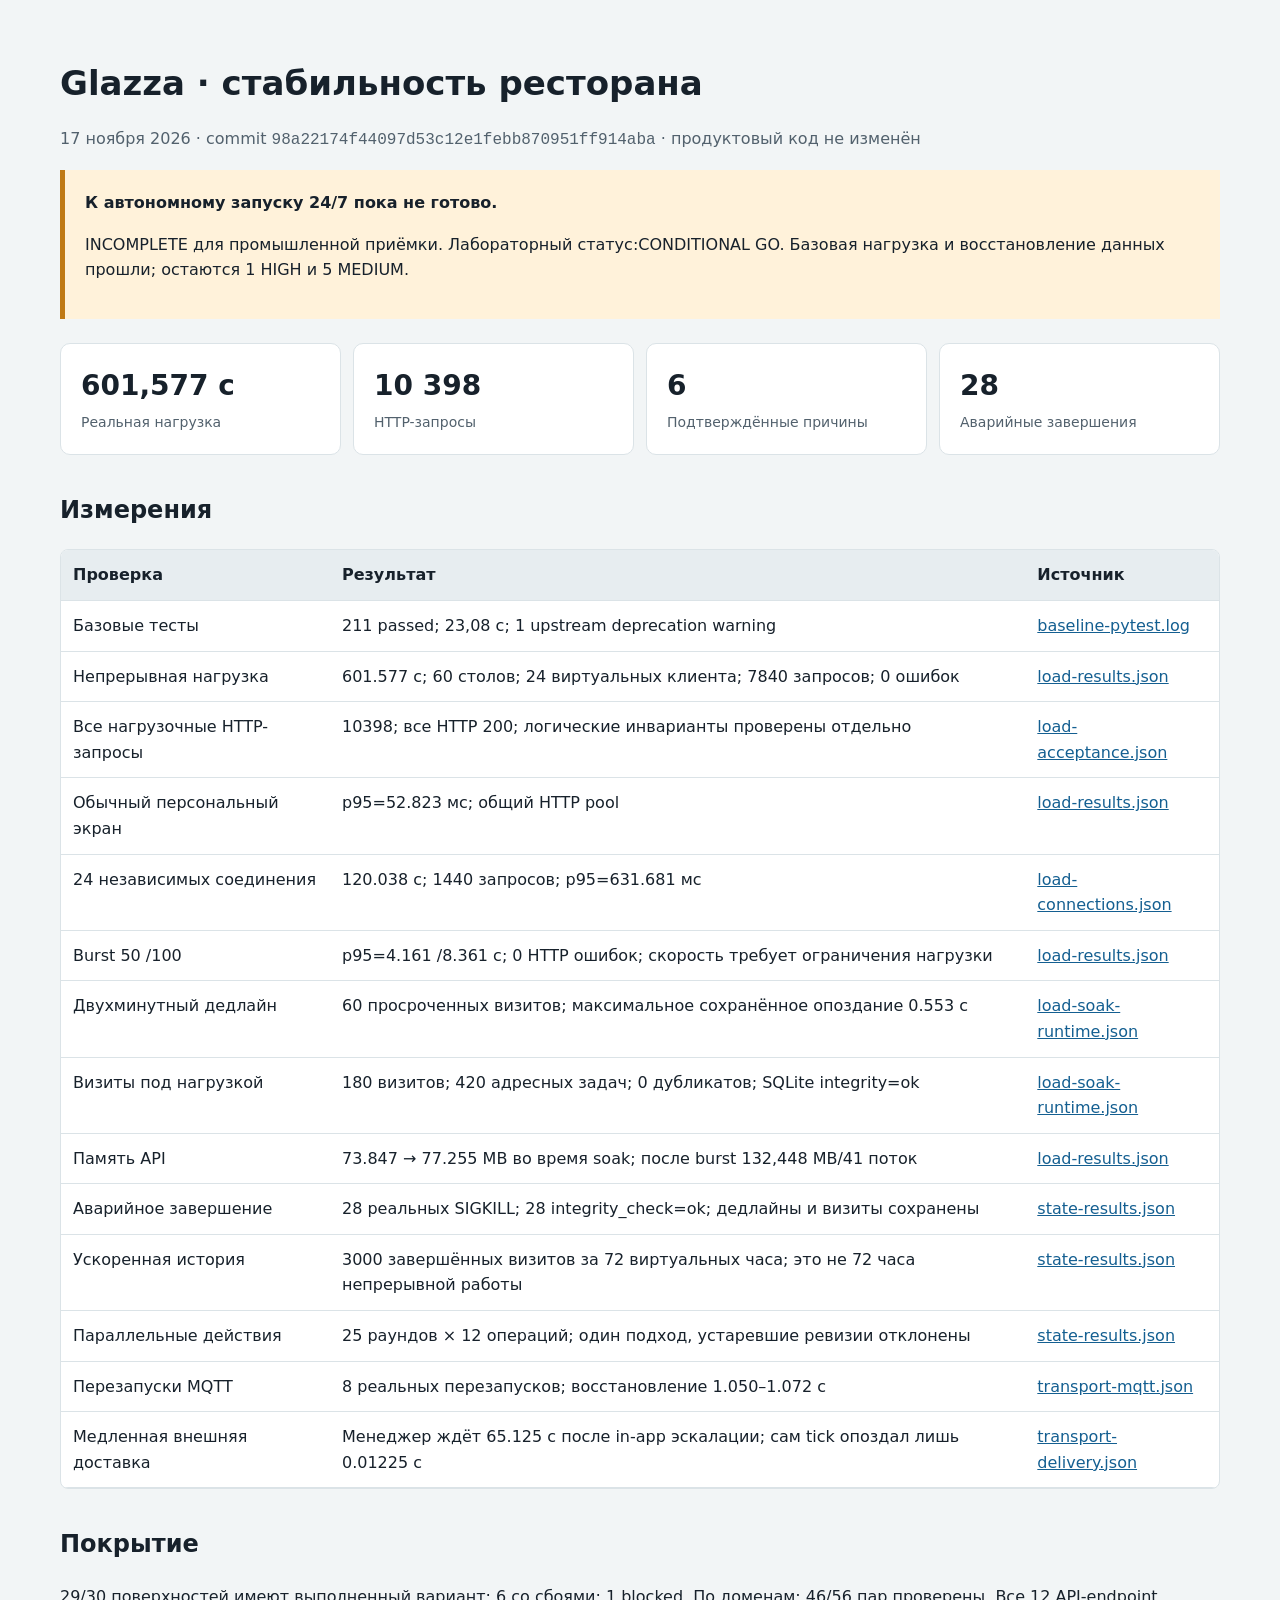
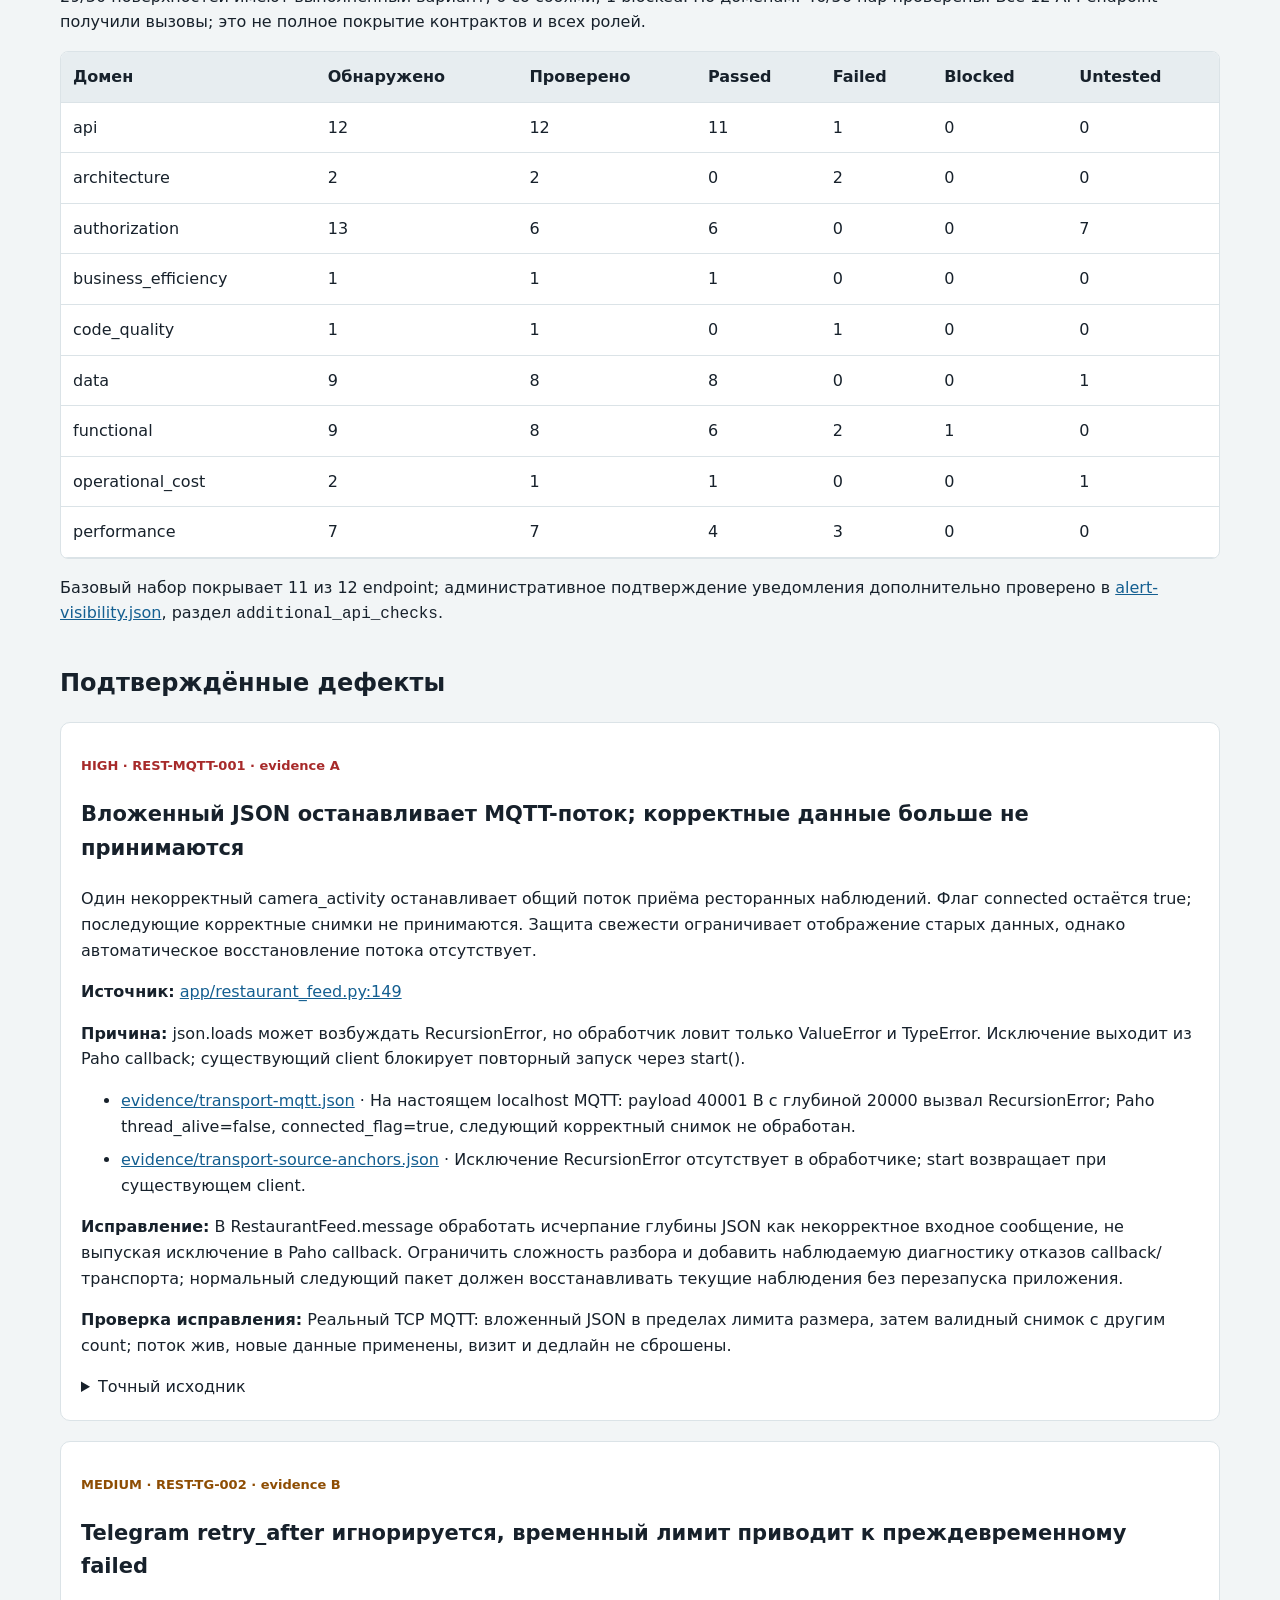
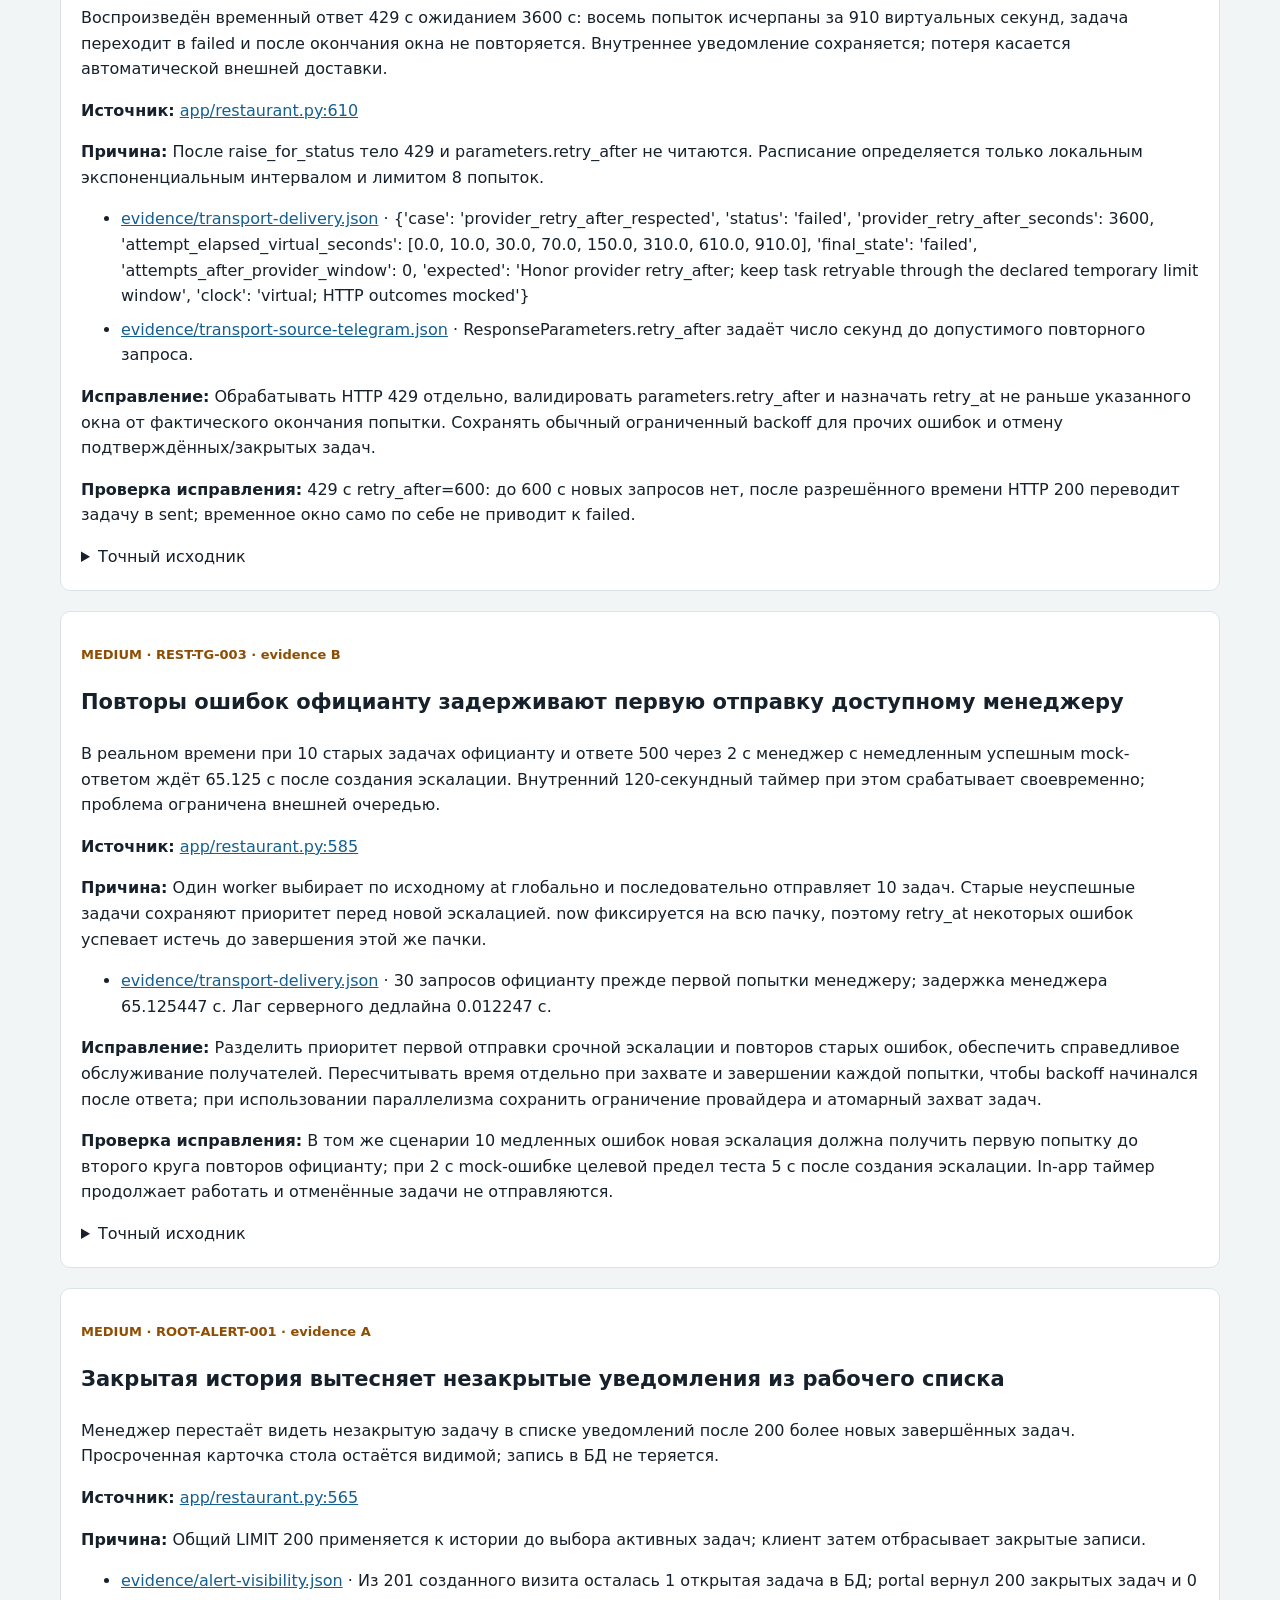
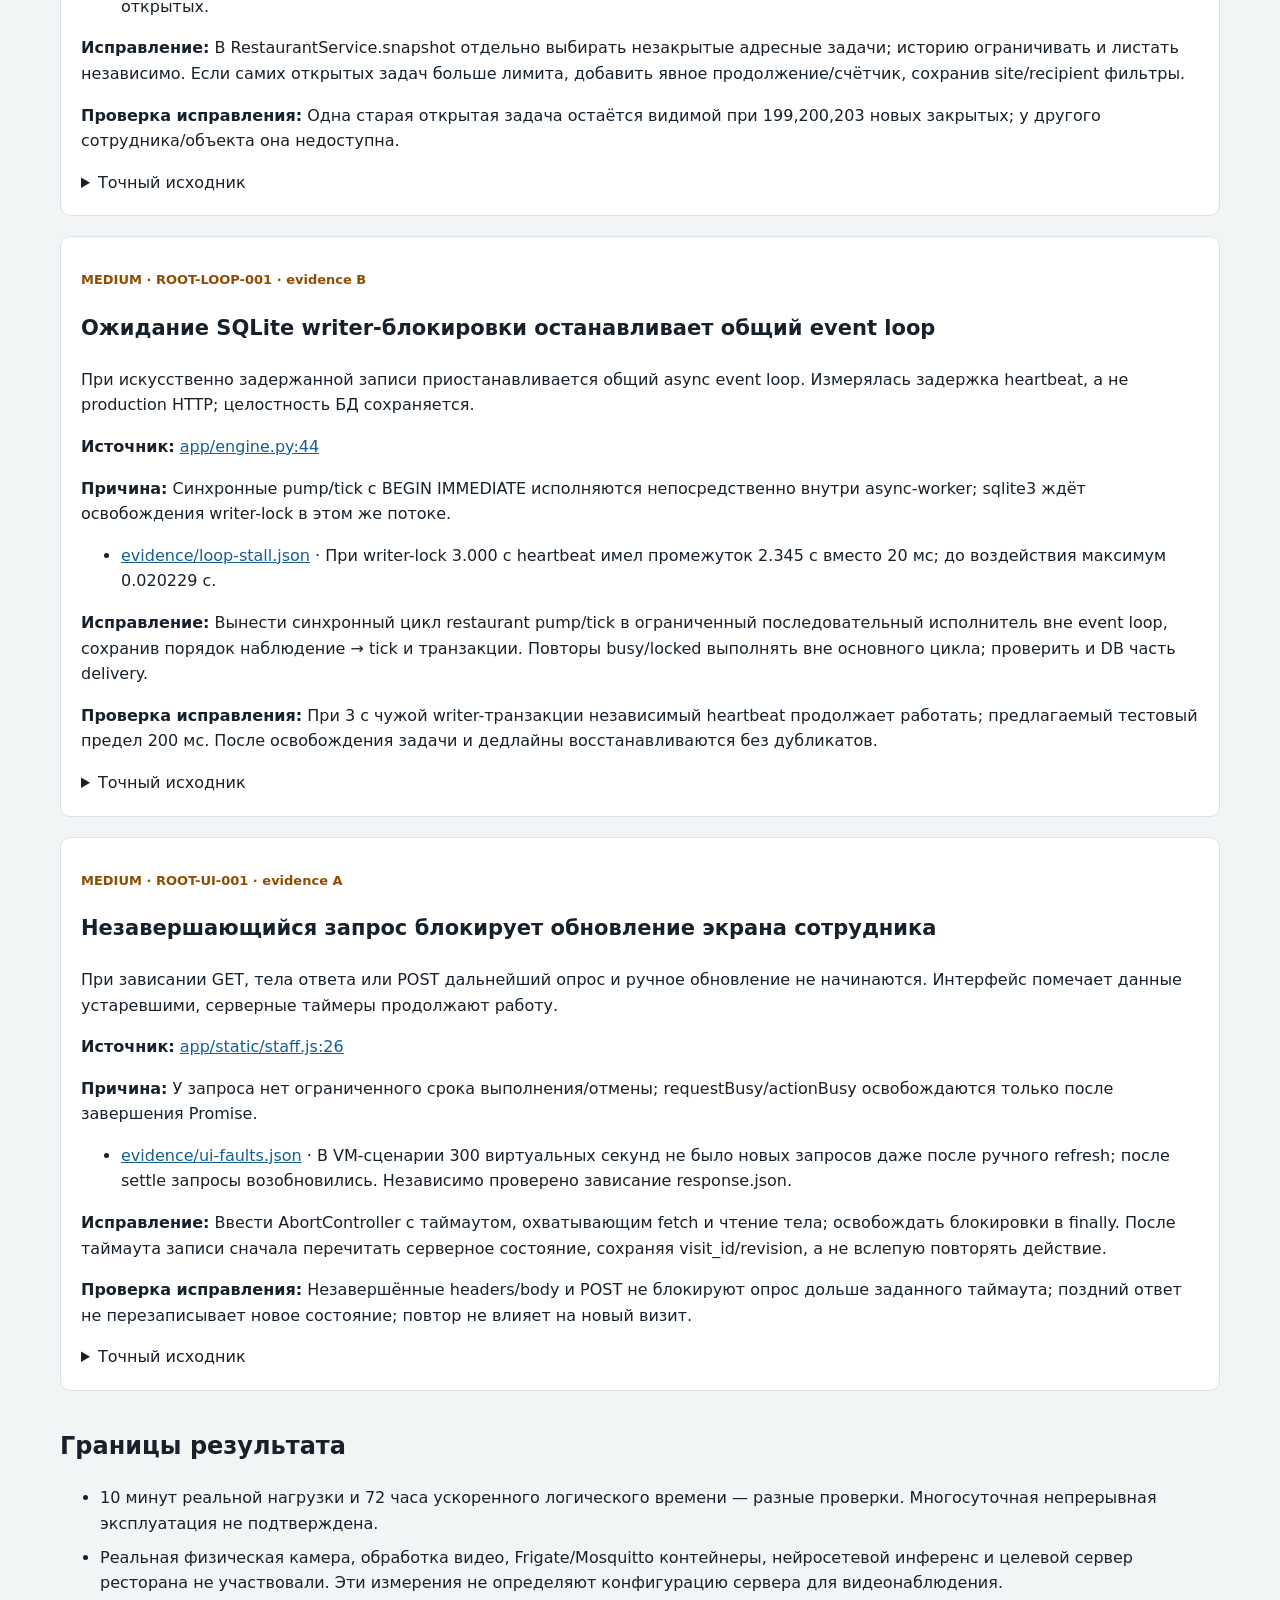
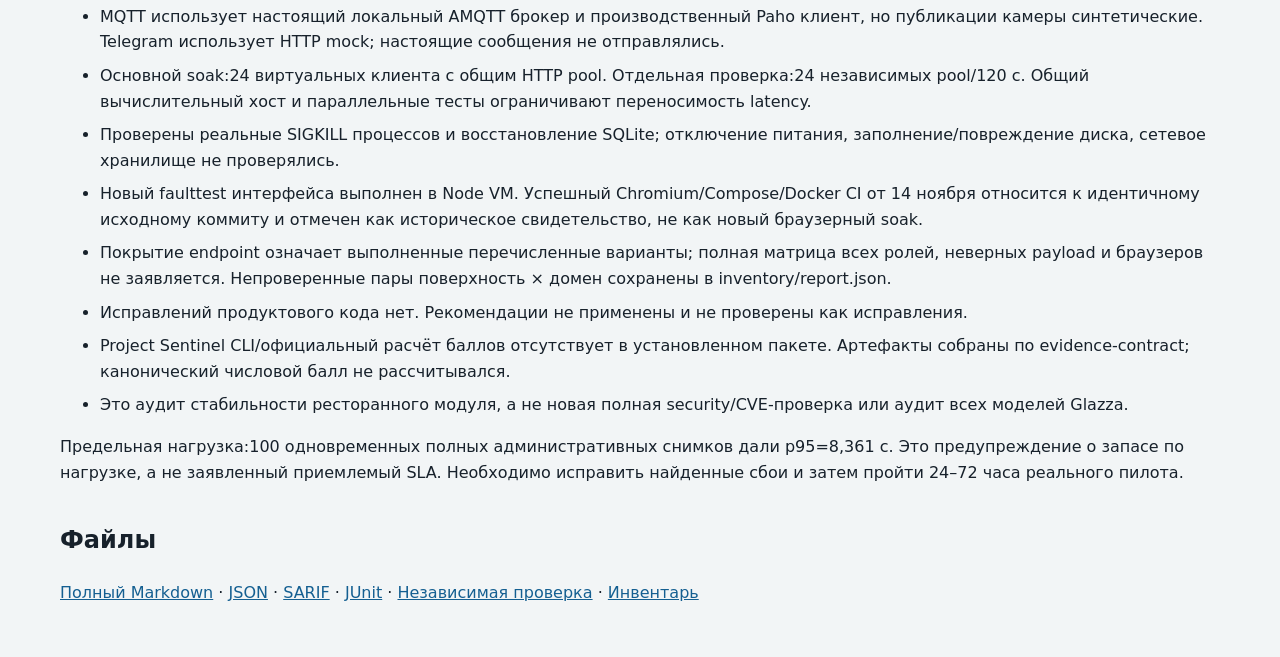
<file: docs/audits/restaurant-stability-2026-11-17/report.html>
<!doctype html><html lang="ru"><head><meta charset="utf-8"><meta name="viewport" content="width=device-width,initial-scale=1"><title>Glazza — проверка стабильности ресторана</title><style>body{font:16px/1.6 system-ui,sans-serif;color:#17212b;background:#f2f5f6;margin:0}main{max-width:1160px;margin:auto;padding:40px 24px}h1{font-size:34px;line-height:1.2}h2{margin-top:36px}h3{font-size:21px}.meta{color:#52616d}a{color:#145f91;overflow-wrap:anywhere}.verdict{background:#fff2da;border-left:5px solid #bf7914;padding:20px}.cards{display:grid;grid-template-columns:repeat(4,1fr);gap:12px;margin:24px 0}.cards div,.finding{background:white;border:1px solid #dbe3e7;padding:20px;border-radius:10px}.cards strong{display:block;font-size:28px}.cards span{font-size:14px;color:#52616d}.table-wrap{overflow-x:auto;background:white;border:1px solid #dbe3e7;border-radius:8px}table{border-collapse:collapse;width:100%}th,td{padding:12px;text-align:left;vertical-align:top;border-bottom:1px solid #dbe3e7}th{background:#e7edf0}.finding{margin:20px 0}.severity{font-weight:700;font-size:13px;color:#8e4d03}.severity.high{color:#a72a2a}pre{white-space:pre-wrap;overflow-wrap:anywhere;background:#f0f4f6;padding:16px;font-size:13px}li{margin:8px 0}details summary{cursor:pointer}@media(max-width:700px){.cards{grid-template-columns:repeat(2,1fr)}main{padding:24px 14px}h1{font-size:28px}}</style></head><body><main><h1>Glazza · стабильность ресторана</h1><p class="meta">17 ноября 2026 · commit <code>98a22174f44097d53c12e1febb870951ff914aba</code> · продуктовый код не изменён</p><div class="verdict"><strong>К автономному запуску 24/7 пока не готово.</strong><p>INCOMPLETE для промышленной приёмки. Лабораторный статус:CONDITIONAL GO. Базовая нагрузка и восстановление данных прошли; остаются 1 HIGH и 5 MEDIUM.</p></div><div class="cards"><div><strong>601,577 с</strong><span>Реальная нагрузка</span></div><div><strong>10 398</strong><span>HTTP-запросы</span></div><div><strong>6</strong><span>Подтверждённые причины</span></div><div><strong>28</strong><span>Аварийные завершения</span></div></div><h2>Измерения</h2><div class="table-wrap"><table><thead><tr><th>Проверка</th><th>Результат</th><th>Источник</th></tr></thead><tbody><tr><td>Базовые тесты</td><td>211 passed; 23,08 с; 1 upstream deprecation warning</td><td><a href="evidence/baseline-pytest.log">baseline-pytest.log</a></td></tr><tr><td>Непрерывная нагрузка</td><td>601.577 с; 60 столов; 24 виртуальных клиента; 7840 запросов; 0 ошибок</td><td><a href="evidence/load-results.json">load-results.json</a></td></tr><tr><td>Все нагрузочные HTTP-запросы</td><td>10398; все HTTP 200; логические инварианты проверены отдельно</td><td><a href="evidence/load-acceptance.json">load-acceptance.json</a></td></tr><tr><td>Обычный персональный экран</td><td>p95=52.823 мс; общий HTTP pool</td><td><a href="evidence/load-results.json">load-results.json</a></td></tr><tr><td>24 независимых соединения</td><td>120.038 с; 1440 запросов; p95=631.681 мс</td><td><a href="evidence/load-connections.json">load-connections.json</a></td></tr><tr><td>Burst 50 /100</td><td>p95=4.161 /8.361 с; 0 HTTP ошибок; скорость требует ограничения нагрузки</td><td><a href="evidence/load-results.json">load-results.json</a></td></tr><tr><td>Двухминутный дедлайн</td><td>60 просроченных визитов; максимальное сохранённое опоздание 0.553 с</td><td><a href="evidence/load-soak-runtime.json">load-soak-runtime.json</a></td></tr><tr><td>Визиты под нагрузкой</td><td>180 визитов; 420 адресных задач; 0 дубликатов; SQLite integrity=ok</td><td><a href="evidence/load-soak-runtime.json">load-soak-runtime.json</a></td></tr><tr><td>Память API</td><td>73.847 → 77.255 MB во время soak; после burst 132,448 MB/41 поток</td><td><a href="evidence/load-results.json">load-results.json</a></td></tr><tr><td>Аварийное завершение</td><td>28 реальных SIGKILL; 28 integrity_check=ok; дедлайны и визиты сохранены</td><td><a href="evidence/state-results.json">state-results.json</a></td></tr><tr><td>Ускоренная история</td><td>3000 завершённых визитов за 72 виртуальных часа; это не 72 часа непрерывной работы</td><td><a href="evidence/state-results.json">state-results.json</a></td></tr><tr><td>Параллельные действия</td><td>25 раундов × 12 операций; один подход, устаревшие ревизии отклонены</td><td><a href="evidence/state-results.json">state-results.json</a></td></tr><tr><td>Перезапуски MQTT</td><td>8 реальных перезапусков; восстановление 1.050–1.072 с</td><td><a href="evidence/transport-mqtt.json">transport-mqtt.json</a></td></tr><tr><td>Медленная внешняя доставка</td><td>Менеджер ждёт 65.125 с после in-app эскалации; сам tick опоздал лишь 0.01225 с</td><td><a href="evidence/transport-delivery.json">transport-delivery.json</a></td></tr></tbody></table></div><h2>Покрытие</h2><p>29/30 поверхностей имеют выполненный вариант; 6 со сбоями; 1 blocked. По доменам: 46/56 пар проверены. Все 12 API-endpoint получили вызовы; это не полное покрытие контрактов и всех ролей.</p><div class="table-wrap"><table><thead><tr><th>Домен</th><th>Обнаружено</th><th>Проверено</th><th>Passed</th><th>Failed</th><th>Blocked</th><th>Untested</th></tr></thead><tbody><tr><td>api</td><td>12</td><td>12</td><td>11</td><td>1</td><td>0</td><td>0</td></tr><tr><td>architecture</td><td>2</td><td>2</td><td>0</td><td>2</td><td>0</td><td>0</td></tr><tr><td>authorization</td><td>13</td><td>6</td><td>6</td><td>0</td><td>0</td><td>7</td></tr><tr><td>business_efficiency</td><td>1</td><td>1</td><td>1</td><td>0</td><td>0</td><td>0</td></tr><tr><td>code_quality</td><td>1</td><td>1</td><td>0</td><td>1</td><td>0</td><td>0</td></tr><tr><td>data</td><td>9</td><td>8</td><td>8</td><td>0</td><td>0</td><td>1</td></tr><tr><td>functional</td><td>9</td><td>8</td><td>6</td><td>2</td><td>1</td><td>0</td></tr><tr><td>operational_cost</td><td>2</td><td>1</td><td>1</td><td>0</td><td>0</td><td>1</td></tr><tr><td>performance</td><td>7</td><td>7</td><td>4</td><td>3</td><td>0</td><td>0</td></tr></tbody></table></div><p>Базовый набор покрывает 11 из 12 endpoint; административное подтверждение уведомления дополнительно проверено в <a href="evidence/alert-visibility.json">alert-visibility.json</a>, раздел <code>additional_api_checks</code>.</p><h2>Подтверждённые дефекты</h2><article class="finding"><p class="severity high">HIGH · REST-MQTT-001 · evidence A</p><h3>Вложенный JSON останавливает MQTT-поток; корректные данные больше не принимаются</h3><p>Один некорректный camera_activity останавливает общий поток приёма ресторанных наблюдений. Флаг connected остаётся true; последующие корректные снимки не принимаются. Защита свежести ограничивает отображение старых данных, однако автоматическое восстановление потока отсутствует.</p><p><strong>Источник:</strong> <a href="https://github.com/adilusrr-gif/Glazza/blob/98a22174f44097d53c12e1febb870951ff914aba/app/restaurant_feed.py#L149">app/restaurant_feed.py:149</a></p><p><strong>Причина:</strong> json.loads может возбуждать RecursionError, но обработчик ловит только ValueError и TypeError. Исключение выходит из Paho callback; существующий client блокирует повторный запуск через start().</p><ul><li><a href="evidence/transport-mqtt.json">evidence/transport-mqtt.json</a> · На настоящем localhost MQTT: payload 40001 B с глубиной 20000 вызвал RecursionError; Paho thread_alive=false, connected_flag=true, следующий корректный снимок не обработан.</li><li><a href="evidence/transport-source-anchors.json">evidence/transport-source-anchors.json</a> · Исключение RecursionError отсутствует в обработчике; start возвращает при существующем client.</li></ul><p><strong>Исправление:</strong> В RestaurantFeed.message обработать исчерпание глубины JSON как некорректное входное сообщение, не выпуская исключение в Paho callback. Ограничить сложность разбора и добавить наблюдаемую диагностику отказов callback/транспорта; нормальный следующий пакет должен восстанавливать текущие наблюдения без перезапуска приложения.</p><p><strong>Проверка исправления:</strong> Реальный TCP MQTT: вложенный JSON в пределах лимита размера, затем валидный снимок с другим count; поток жив, новые данные применены, визит и дедлайн не сброшены.</p><details><summary>Точный исходник</summary><pre>            try:
                cameras = json.loads(value)
            except (ValueError, TypeError):
                return</pre></details></article><article class="finding"><p class="severity medium">MEDIUM · REST-TG-002 · evidence B</p><h3>Telegram retry_after игнорируется, временный лимит приводит к преждевременному failed</h3><p>Воспроизведён временный ответ 429 с ожиданием 3600 с: восемь попыток исчерпаны за 910 виртуальных секунд, задача переходит в failed и после окончания окна не повторяется. Внутреннее уведомление сохраняется; потеря касается автоматической внешней доставки.</p><p><strong>Источник:</strong> <a href="https://github.com/adilusrr-gif/Glazza/blob/98a22174f44097d53c12e1febb870951ff914aba/app/restaurant.py#L610">app/restaurant.py:610</a></p><p><strong>Причина:</strong> После raise_for_status тело 429 и parameters.retry_after не читаются. Расписание определяется только локальным экспоненциальным интервалом и лимитом 8 попыток.</p><ul><li><a href="evidence/transport-delivery.json">evidence/transport-delivery.json</a> · {&#x27;case&#x27;: &#x27;provider_retry_after_respected&#x27;, &#x27;status&#x27;: &#x27;failed&#x27;, &#x27;provider_retry_after_seconds&#x27;: 3600, &#x27;attempt_elapsed_virtual_seconds&#x27;: [0.0, 10.0, 30.0, 70.0, 150.0, 310.0, 610.0, 910.0], &#x27;final_state&#x27;: &#x27;failed&#x27;, &#x27;attempts_after_provider_window&#x27;: 0, &#x27;expected&#x27;: &#x27;Honor provider retry_after; keep task retryable through the declared temporary limit window&#x27;, &#x27;clock&#x27;: &#x27;virtual; HTTP outcomes mocked&#x27;}</li><li><a href="evidence/transport-source-telegram.json">evidence/transport-source-telegram.json</a> · ResponseParameters.retry_after задаёт число секунд до допустимого повторного запроса.</li></ul><p><strong>Исправление:</strong> Обрабатывать HTTP 429 отдельно, валидировать parameters.retry_after и назначать retry_at не раньше указанного окна от фактического окончания попытки. Сохранять обычный ограниченный backoff для прочих ошибок и отмену подтверждённых/закрытых задач.</p><p><strong>Проверка исправления:</strong> 429 с retry_after=600: до 600 с новых запросов нет, после разрешённого времени HTTP 200 переводит задачу в sent; временное окно само по себе не приводит к failed.</p><details><summary>Точный исходник</summary><pre>                response = await client.post(&#x27;https://api.telegram.org/bot&#x27; + self.settings.telegram_bot_token + &#x27;/sendMessage&#x27;,
                                             json={&#x27;chat_id&#x27;: alert[&#x27;telegram_chat_id&#x27;], &#x27;text&#x27;: alert[&#x27;message&#x27;]}, timeout=10)
                response.raise_for_status()
                if response.json().get(&#x27;ok&#x27;) is not True:
                    raise ValueError(&#x27;Delivery rejected&#x27;)
            except (httpx.HTTPError, ValueError, TypeError, AttributeError):
                error = &#x27;Не удалось доставить сообщение. Проверьте бота и chat ID.&#x27;
            with self.store.connect() as db:
                db.execute(&#x27;BEGIN IMMEDIATE&#x27;)
                if error:
                    attempts = alert[&#x27;delivery_attempts&#x27;] + 1
                    db.execute(&quot;UPDATE restaurant_alerts SET delivery_state=?,retry_at=?,delivery_error=? WHERE id=? AND delivery_state=&#x27;sending&#x27;&quot;,
                               (&#x27;failed&#x27; if attempts &gt;= 8 else &#x27;pending&#x27;, now + min(300, 5 * 2 ** attempts), error, alert[&#x27;id&#x27;]))</pre></details></article><article class="finding"><p class="severity medium">MEDIUM · REST-TG-003 · evidence B</p><h3>Повторы ошибок официанту задерживают первую отправку доступному менеджеру</h3><p>В реальном времени при 10 старых задачах официанту и ответе 500 через 2 с менеджер с немедленным успешным mock-ответом ждёт 65.125 с после создания эскалации. Внутренний 120-секундный таймер при этом срабатывает своевременно; проблема ограничена внешней очередью.</p><p><strong>Источник:</strong> <a href="https://github.com/adilusrr-gif/Glazza/blob/98a22174f44097d53c12e1febb870951ff914aba/app/restaurant.py#L585">app/restaurant.py:585</a></p><p><strong>Причина:</strong> Один worker выбирает по исходному at глобально и последовательно отправляет 10 задач. Старые неуспешные задачи сохраняют приоритет перед новой эскалацией. now фиксируется на всю пачку, поэтому retry_at некоторых ошибок успевает истечь до завершения этой же пачки.</p><ul><li><a href="evidence/transport-delivery.json">evidence/transport-delivery.json</a> · 30 запросов официанту прежде первой попытки менеджеру; задержка менеджера 65.125447 с. Лаг серверного дедлайна 0.012247 с.</li></ul><p><strong>Исправление:</strong> Разделить приоритет первой отправки срочной эскалации и повторов старых ошибок, обеспечить справедливое обслуживание получателей. Пересчитывать время отдельно при захвате и завершении каждой попытки, чтобы backoff начинался после ответа; при использовании параллелизма сохранить ограничение провайдера и атомарный захват задач.</p><p><strong>Проверка исправления:</strong> В том же сценарии 10 медленных ошибок новая эскалация должна получить первую попытку до второго круга повторов официанту; при 2 с mock-ошибке целевой предел теста 5 с после создания эскалации. In-app таймер продолжает работать и отменённые задачи не отправляются.</p><details><summary>Точный исходник</summary><pre>        now = _at(now)
        for _ in range(10):
            with self.store.connect() as db:
                db.execute(&#x27;BEGIN IMMEDIATE&#x27;)
                row = db.execute(&#x27;&#x27;&#x27;SELECT a.*,s.telegram_chat_id,s.enabled AS recipient_enabled,s.site_id AS recipient_site
                    FROM restaurant_alerts a LEFT JOIN restaurant_staff s ON s.id=a.recipient_id
                    WHERE a.ack_at IS NULL AND a.resolved_at IS NULL AND
                    ((a.delivery_state=&#x27;pending&#x27; AND a.delivery_attempts&lt;8 AND a.retry_at&lt;=?) OR
                     (a.delivery_state=&#x27;sending&#x27; AND a.delivery_started&lt;?))
                    ORDER BY a.at LIMIT 1&#x27;&#x27;&#x27;, (now, now - 60)).fetchone()</pre></details></article><article class="finding"><p class="severity medium">MEDIUM · ROOT-ALERT-001 · evidence A</p><h3>Закрытая история вытесняет незакрытые уведомления из рабочего списка</h3><p>Менеджер перестаёт видеть незакрытую задачу в списке уведомлений после 200 более новых завершённых задач. Просроченная карточка стола остаётся видимой; запись в БД не теряется.</p><p><strong>Источник:</strong> <a href="https://github.com/adilusrr-gif/Glazza/blob/98a22174f44097d53c12e1febb870951ff914aba/app/restaurant.py#L565">app/restaurant.py:565</a></p><p><strong>Причина:</strong> Общий LIMIT 200 применяется к истории до выбора активных задач; клиент затем отбрасывает закрытые записи.</p><ul><li><a href="evidence/alert-visibility.json">evidence/alert-visibility.json</a> · Из 201 созданного визита осталась 1 открытая задача в БД; portal вернул 200 закрытых задач и 0 открытых.</li></ul><p><strong>Исправление:</strong> В RestaurantService.snapshot отдельно выбирать незакрытые адресные задачи; историю ограничивать и листать независимо. Если самих открытых задач больше лимита, добавить явное продолжение/счётчик, сохранив site/recipient фильтры.</p><p><strong>Проверка исправления:</strong> Одна старая открытая задача остаётся видимой при 199,200,203 новых закрытых; у другого сотрудника/объекта она недоступна.</p><details><summary>Точный исходник</summary><pre>            clause, params = (&#x27; WHERE site_id=?&#x27;, [site_id]) if site_id else (&#x27;&#x27;, [])
            if staff:
                clause += &#x27; AND recipient_id=?&#x27;
                params.append(staff[&#x27;id&#x27;])
            alerts = [dict(a) for a in db.execute(&#x27;SELECT * FROM restaurant_alerts&#x27; + clause + &#x27; ORDER BY at DESC,id DESC LIMIT 200&#x27;, params)]</pre></details></article><article class="finding"><p class="severity medium">MEDIUM · ROOT-LOOP-001 · evidence B</p><h3>Ожидание SQLite writer-блокировки останавливает общий event loop</h3><p>При искусственно задержанной записи приостанавливается общий async event loop. Измерялась задержка heartbeat, а не production HTTP; целостность БД сохраняется.</p><p><strong>Источник:</strong> <a href="https://github.com/adilusrr-gif/Glazza/blob/98a22174f44097d53c12e1febb870951ff914aba/app/engine.py#L44">app/engine.py:44</a></p><p><strong>Причина:</strong> Синхронные pump/tick с BEGIN IMMEDIATE исполняются непосредственно внутри async-worker; sqlite3 ждёт освобождения writer-lock в этом же потоке.</p><ul><li><a href="evidence/loop-stall.json">evidence/loop-stall.json</a> · При writer-lock 3.000 с heartbeat имел промежуток 2.345 с вместо 20 мс; до воздействия максимум 0.020229 с.</li></ul><p><strong>Исправление:</strong> Вынести синхронный цикл restaurant pump/tick в ограниченный последовательный исполнитель вне event loop, сохранив порядок наблюдение → tick и транзакции. Повторы busy/locked выполнять вне основного цикла; проверить и DB часть delivery.</p><p><strong>Проверка исправления:</strong> При 3 с чужой writer-транзакции независимый heartbeat продолжает работать; предлагаемый тестовый предел 200 мс. После освобождения задачи и дедлайны восстанавливаются без дубликатов.</p><details><summary>Точный исходник</summary><pre>    async def restaurant_work(self):
        while True:
            if not self.settings.demo:
                now = time.time()
                self.restaurant_feed.pump(self.restaurant, self.camera_signal, now=now)
                self.restaurant.tick(now=now)
            await asyncio.sleep(1)</pre></details></article><article class="finding"><p class="severity medium">MEDIUM · ROOT-UI-001 · evidence A</p><h3>Незавершающийся запрос блокирует обновление экрана сотрудника</h3><p>При зависании GET, тела ответа или POST дальнейший опрос и ручное обновление не начинаются. Интерфейс помечает данные устаревшими, серверные таймеры продолжают работу.</p><p><strong>Источник:</strong> <a href="https://github.com/adilusrr-gif/Glazza/blob/98a22174f44097d53c12e1febb870951ff914aba/app/static/staff.js#L26">app/static/staff.js:26</a></p><p><strong>Причина:</strong> У запроса нет ограниченного срока выполнения/отмены; requestBusy/actionBusy освобождаются только после завершения Promise.</p><ul><li><a href="evidence/ui-faults.json">evidence/ui-faults.json</a> · В VM-сценарии 300 виртуальных секунд не было новых запросов даже после ручного refresh; после settle запросы возобновились. Независимо проверено зависание response.json.</li></ul><p><strong>Исправление:</strong> Ввести AbortController с таймаутом, охватывающим fetch и чтение тела; освобождать блокировки в finally. После таймаута записи сначала перечитать серверное состояние, сохраняя visit_id/revision, а не вслепую повторять действие.</p><p><strong>Проверка исправления:</strong> Незавершённые headers/body и POST не блокируют опрос дольше заданного таймаута; поздний ответ не перезаписывает новое состояние; повтор не влияет на новый визит.</p><details><summary>Точный исходник</summary><pre>  async function request(path=&#x27;&#x27;,options={}) {
    const response=await fetch(&#x27;/api/restaurant/portal&#x27;+path,{...options,credentials:&#x27;omit&#x27;,cache:&#x27;no-store&#x27;,headers:{Authorization:&#x27;Bearer &#x27;+token,...(options.body?{&#x27;Content-Type&#x27;:&#x27;application/json&#x27;}:{}),...(options.headers || {})}});
    let result;
    try { result=await response.json(); } catch (_) { throw new Error(&#x27;Сервер временно недоступен. Повторите позже.&#x27;); }
    if(response.status===401 || response.status===403) {
      if (!path &amp;&amp; response.status===401) { clearToken();stopped=true;data=null;showAccess(&#x27;Персональная ссылка недействительна или доступ отключён. Попросите администратора выдать новую ссылку.&#x27;); }
      throw new Error(typeof result.detail===&#x27;string&#x27;?result.detail:&#x27;Это действие недоступно вашему рабочему экрану.&#x27;);
    }
    if(!response.ok)throw new Error(Array.isArray(result.detail)?result.detail.map(error=&gt;error.msg).join(&#x27;. &#x27;):result.detail || &#x27;Действие не выполнено.&#x27;);
    return result;</pre></details></article><h2>Границы результата</h2><ul><li>10 минут реальной нагрузки и 72 часа ускоренного логического времени — разные проверки. Многосуточная непрерывная эксплуатация не подтверждена.</li><li>Реальная физическая камера, обработка видео, Frigate/Mosquitto контейнеры, нейросетевой инференс и целевой сервер ресторана не участвовали. Эти измерения не определяют конфигурацию сервера для видеонаблюдения.</li><li>MQTT использует настоящий локальный AMQTT брокер и производственный Paho клиент, но публикации камеры синтетические. Telegram использует HTTP mock; настоящие сообщения не отправлялись.</li><li>Основной soak:24 виртуальных клиента с общим HTTP pool. Отдельная проверка:24 независимых pool/120 с. Общий вычислительный хост и параллельные тесты ограничивают переносимость latency.</li><li>Проверены реальные SIGKILL процессов и восстановление SQLite; отключение питания, заполнение/повреждение диска, сетевое хранилище не проверялись.</li><li>Новый faulttest интерфейса выполнен в Node VM. Успешный Chromium/Compose/Docker CI от 14 ноября относится к идентичному исходному коммиту и отмечен как историческое свидетельство, не как новый браузерный soak.</li><li>Покрытие endpoint означает выполненные перечисленные варианты; полная матрица всех ролей, неверных payload и браузеров не заявляется. Непроверенные пары поверхность × домен сохранены в inventory/report.json.</li><li>Исправлений продуктового кода нет. Рекомендации не применены и не проверены как исправления.</li><li>Project Sentinel CLI/официальный расчёт баллов отсутствует в установленном пакете. Артефакты собраны по evidence-contract; канонический числовой балл не рассчитывался.</li><li>Это аудит стабильности ресторанного модуля, а не новая полная security/CVE-проверка или аудит всех моделей Glazza.</li></ul><p>Предельная нагрузка:100 одновременных полных административных снимков дали p95=8,361 с. Это предупреждение о запасе по нагрузке, а не заявленный приемлемый SLA. Необходимо исправить найденные сбои и затем пройти 24–72 часа реального пилота.</p><h2>Файлы</h2><p><a href="report.md">Полный Markdown</a> · <a href="report.json">JSON</a> · <a href="report.sarif">SARIF</a> · <a href="junit.xml">JUnit</a> · <a href="verification.json">Независимая проверка</a> · <a href="inventory.json">Инвентарь</a></p></main></body></html>
</file>
